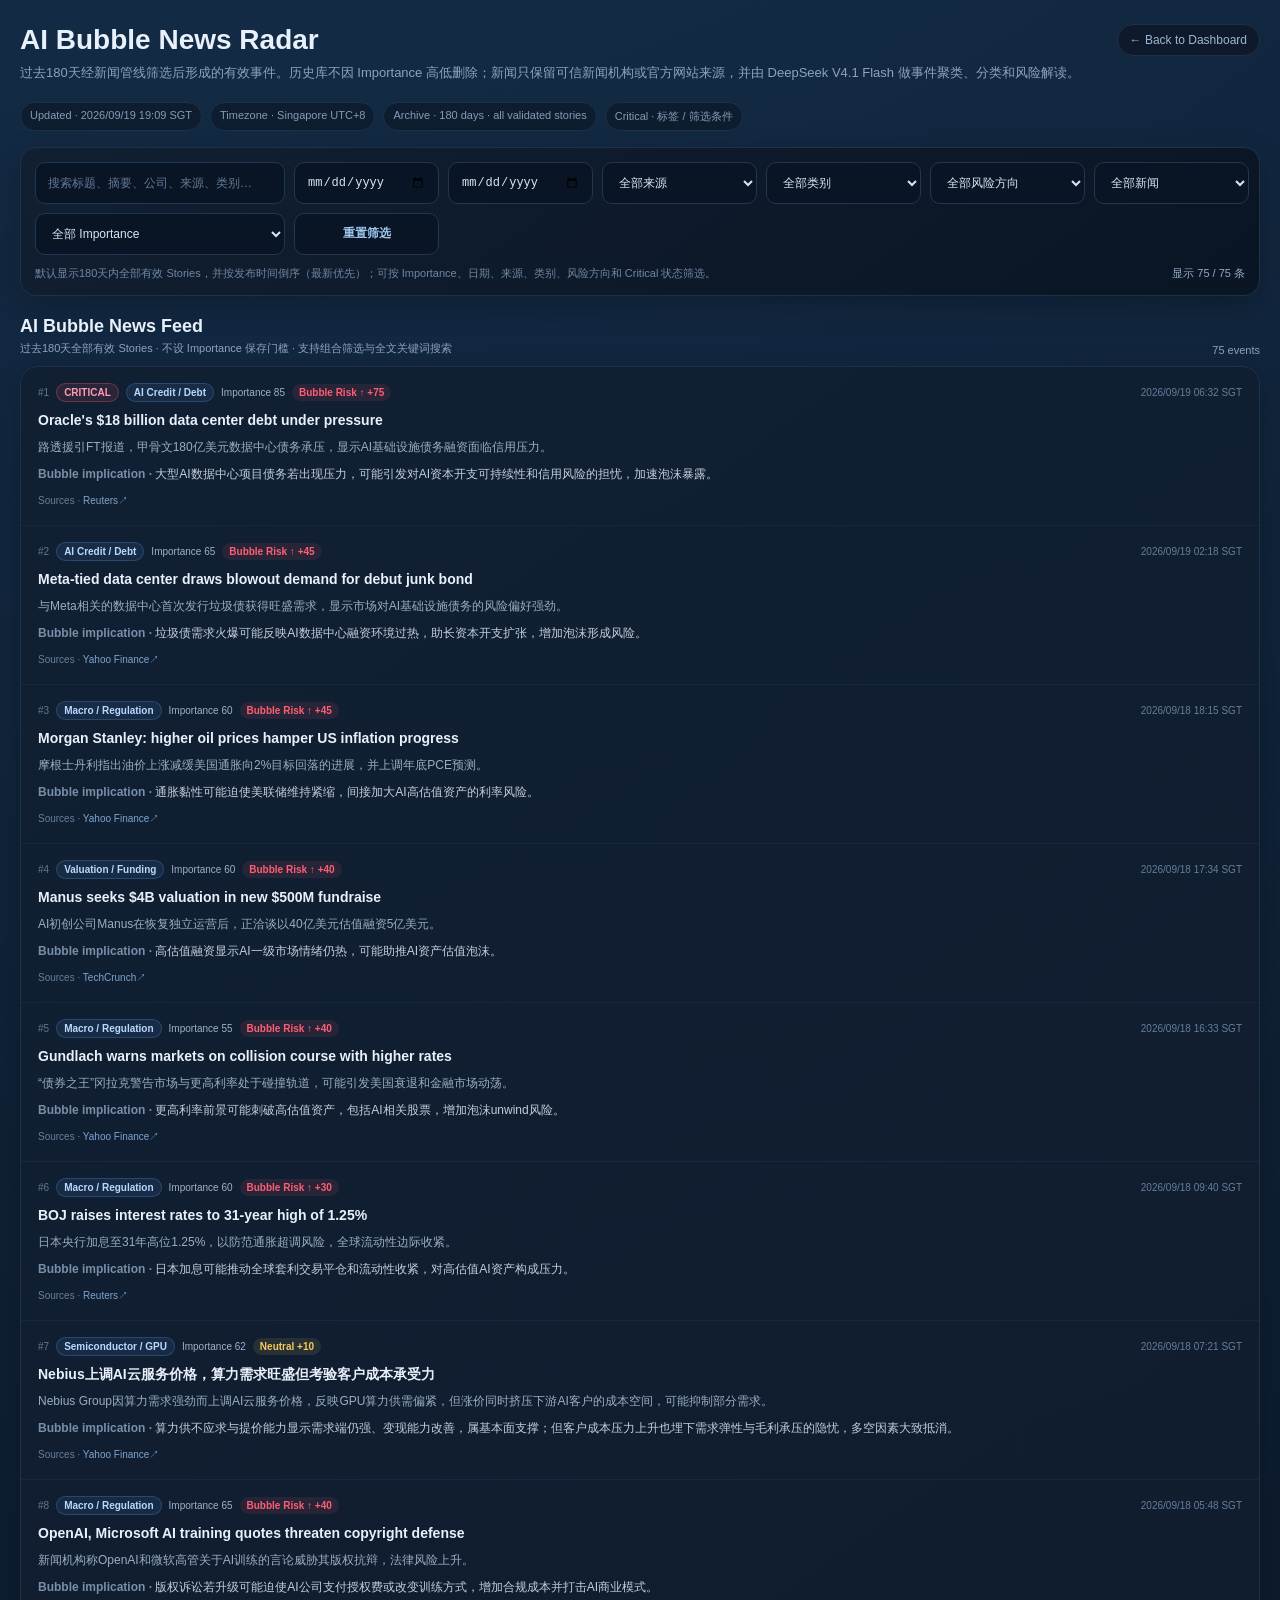
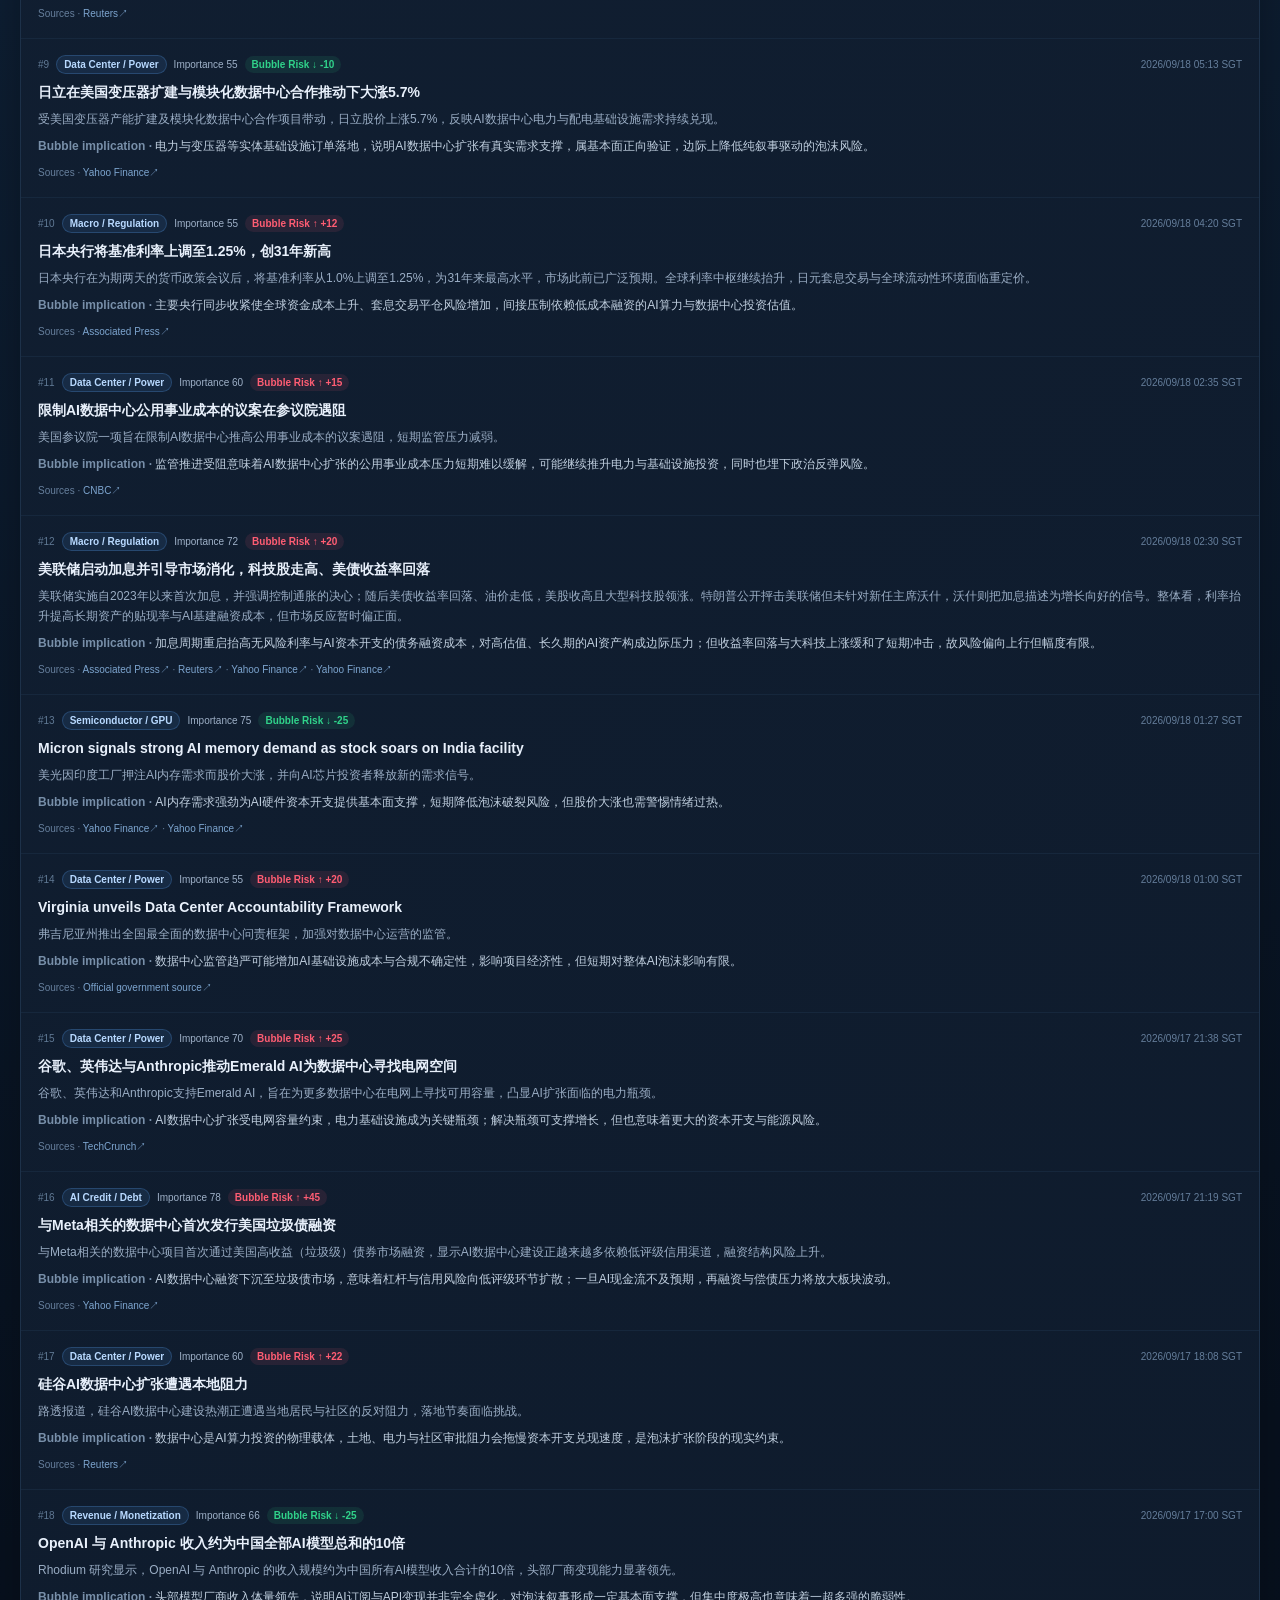
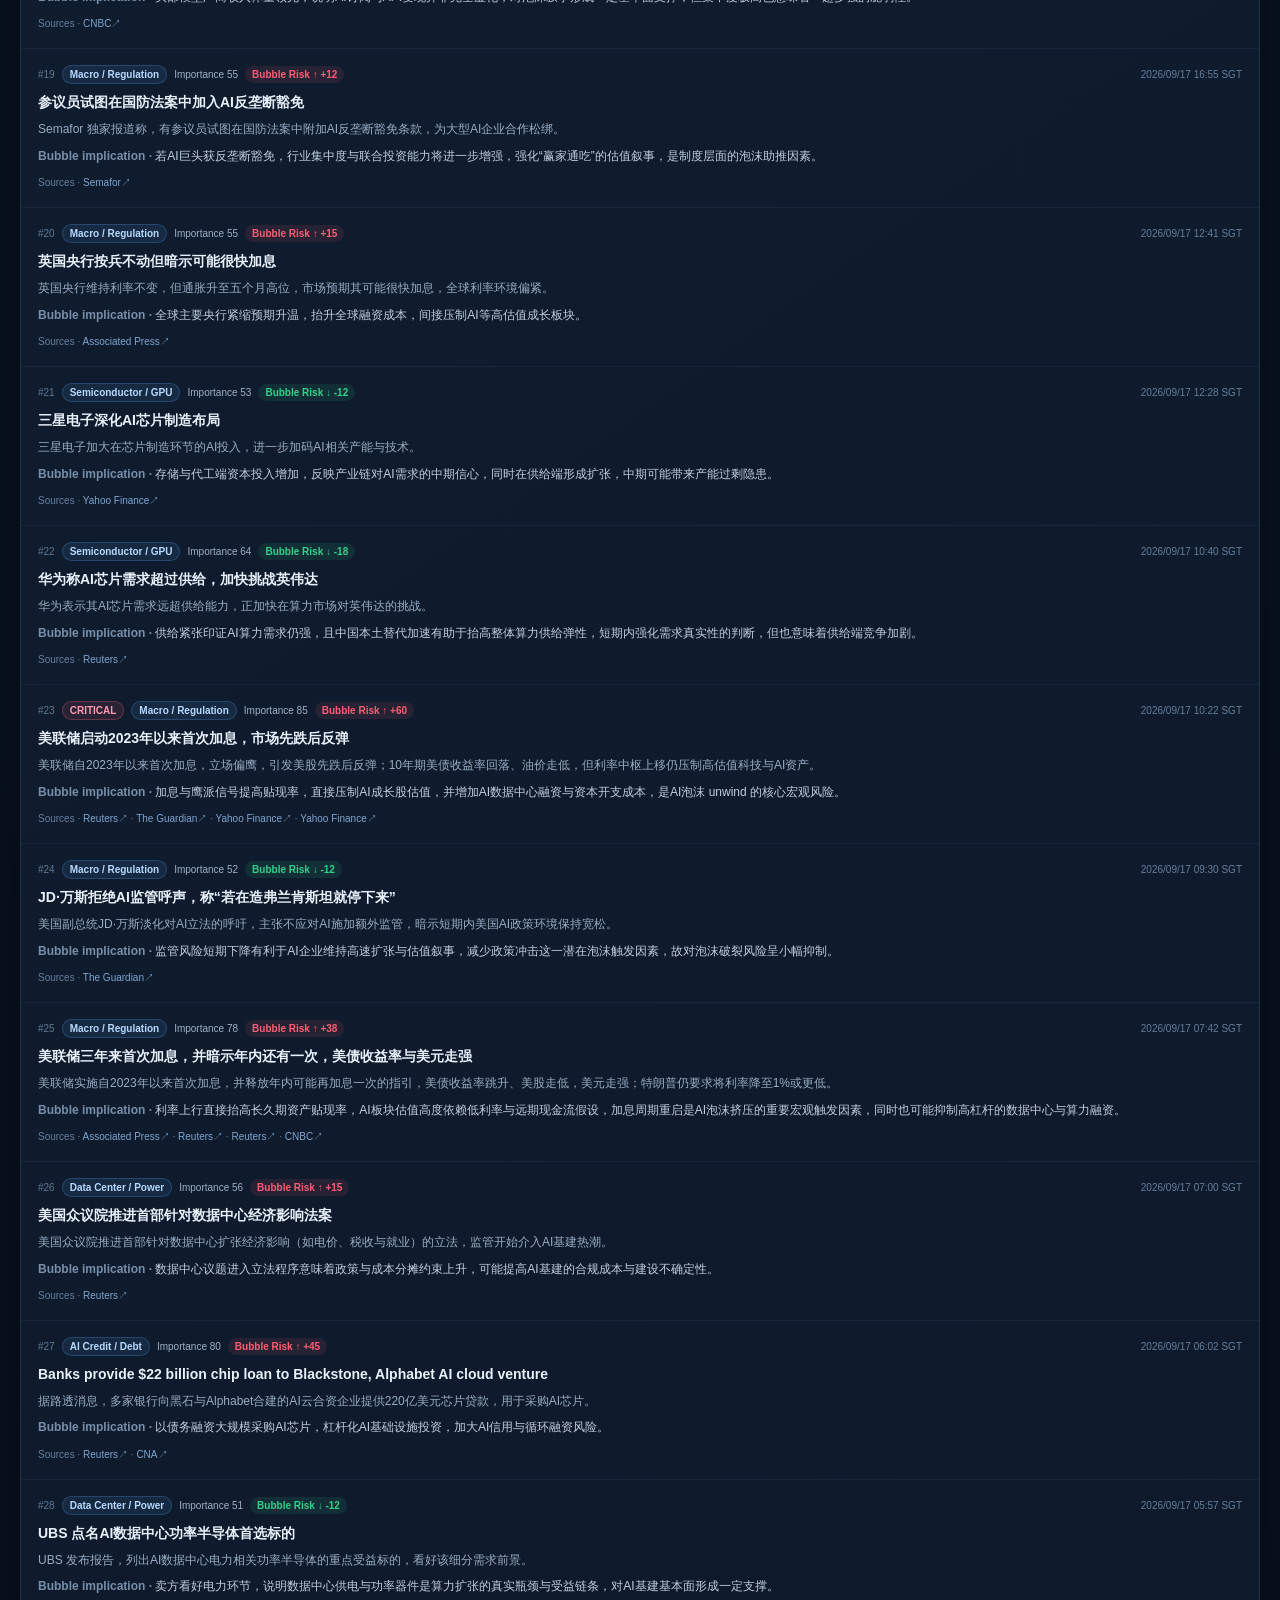
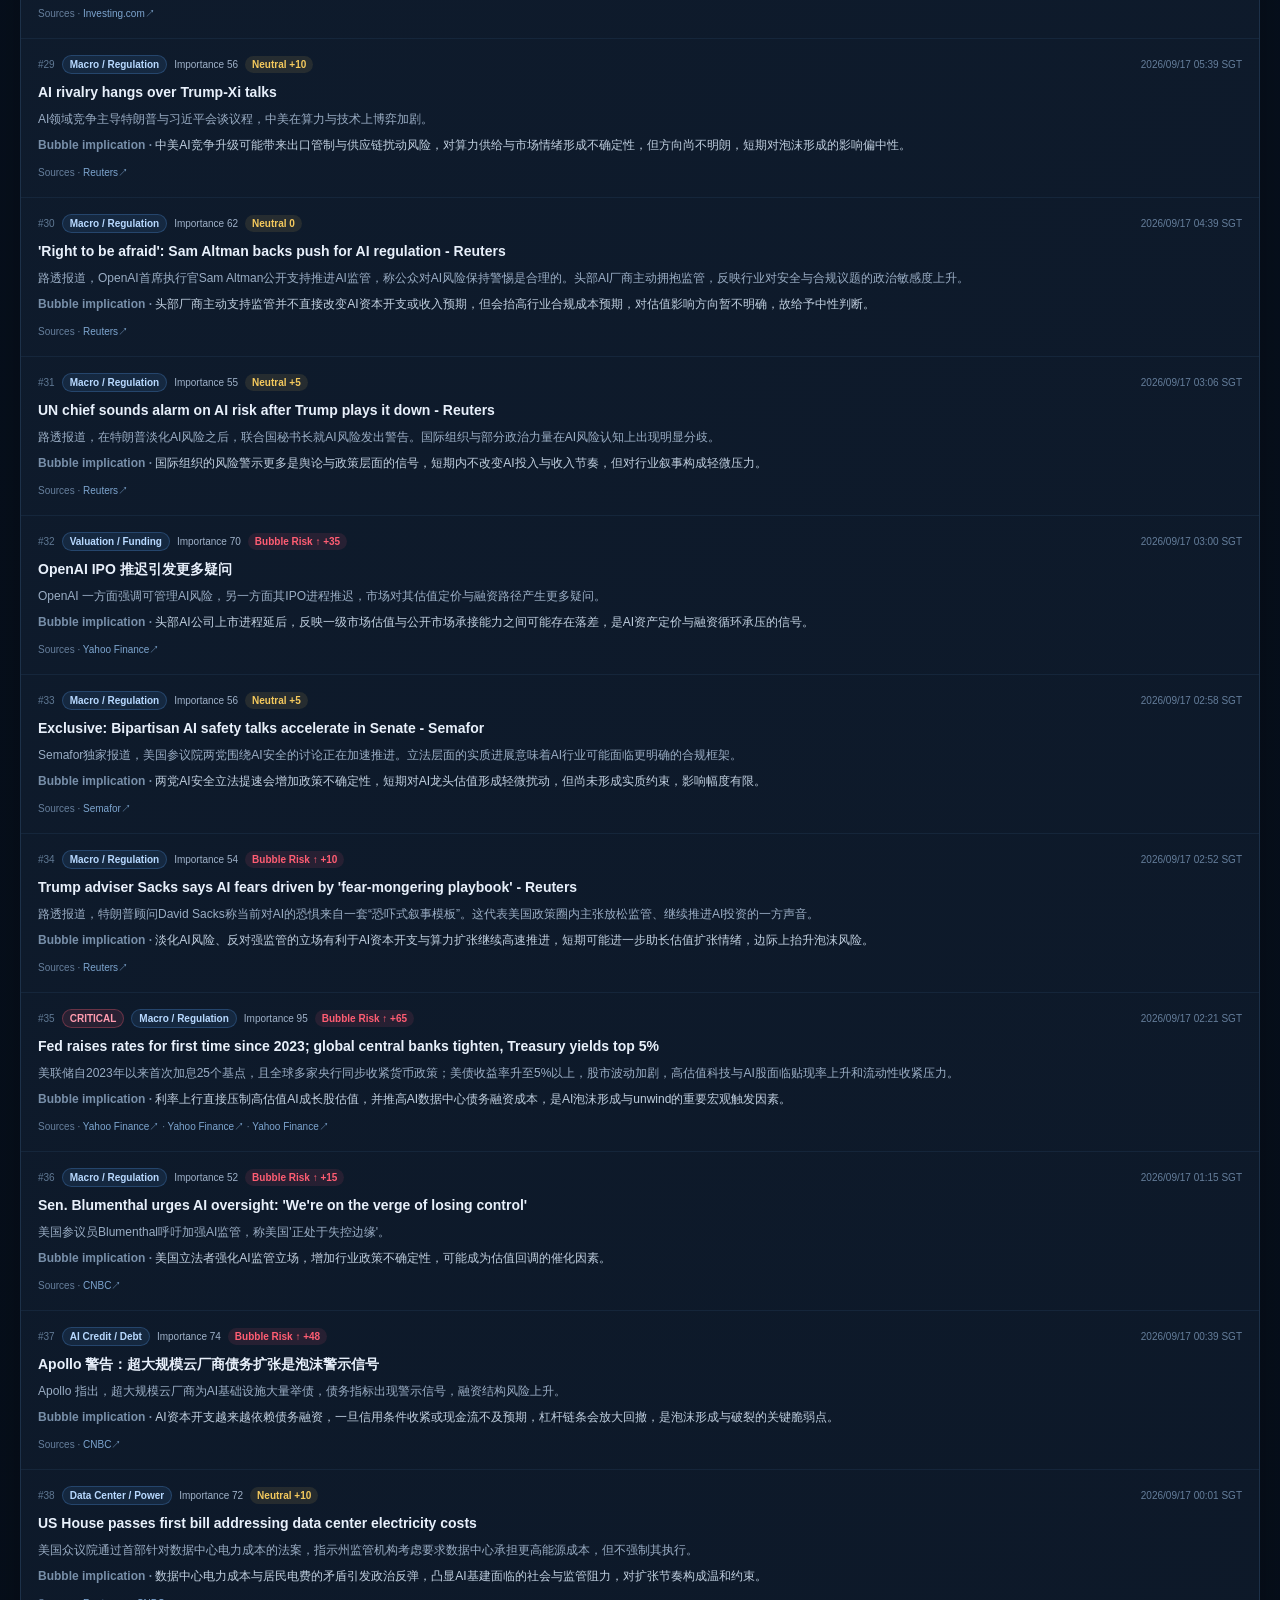
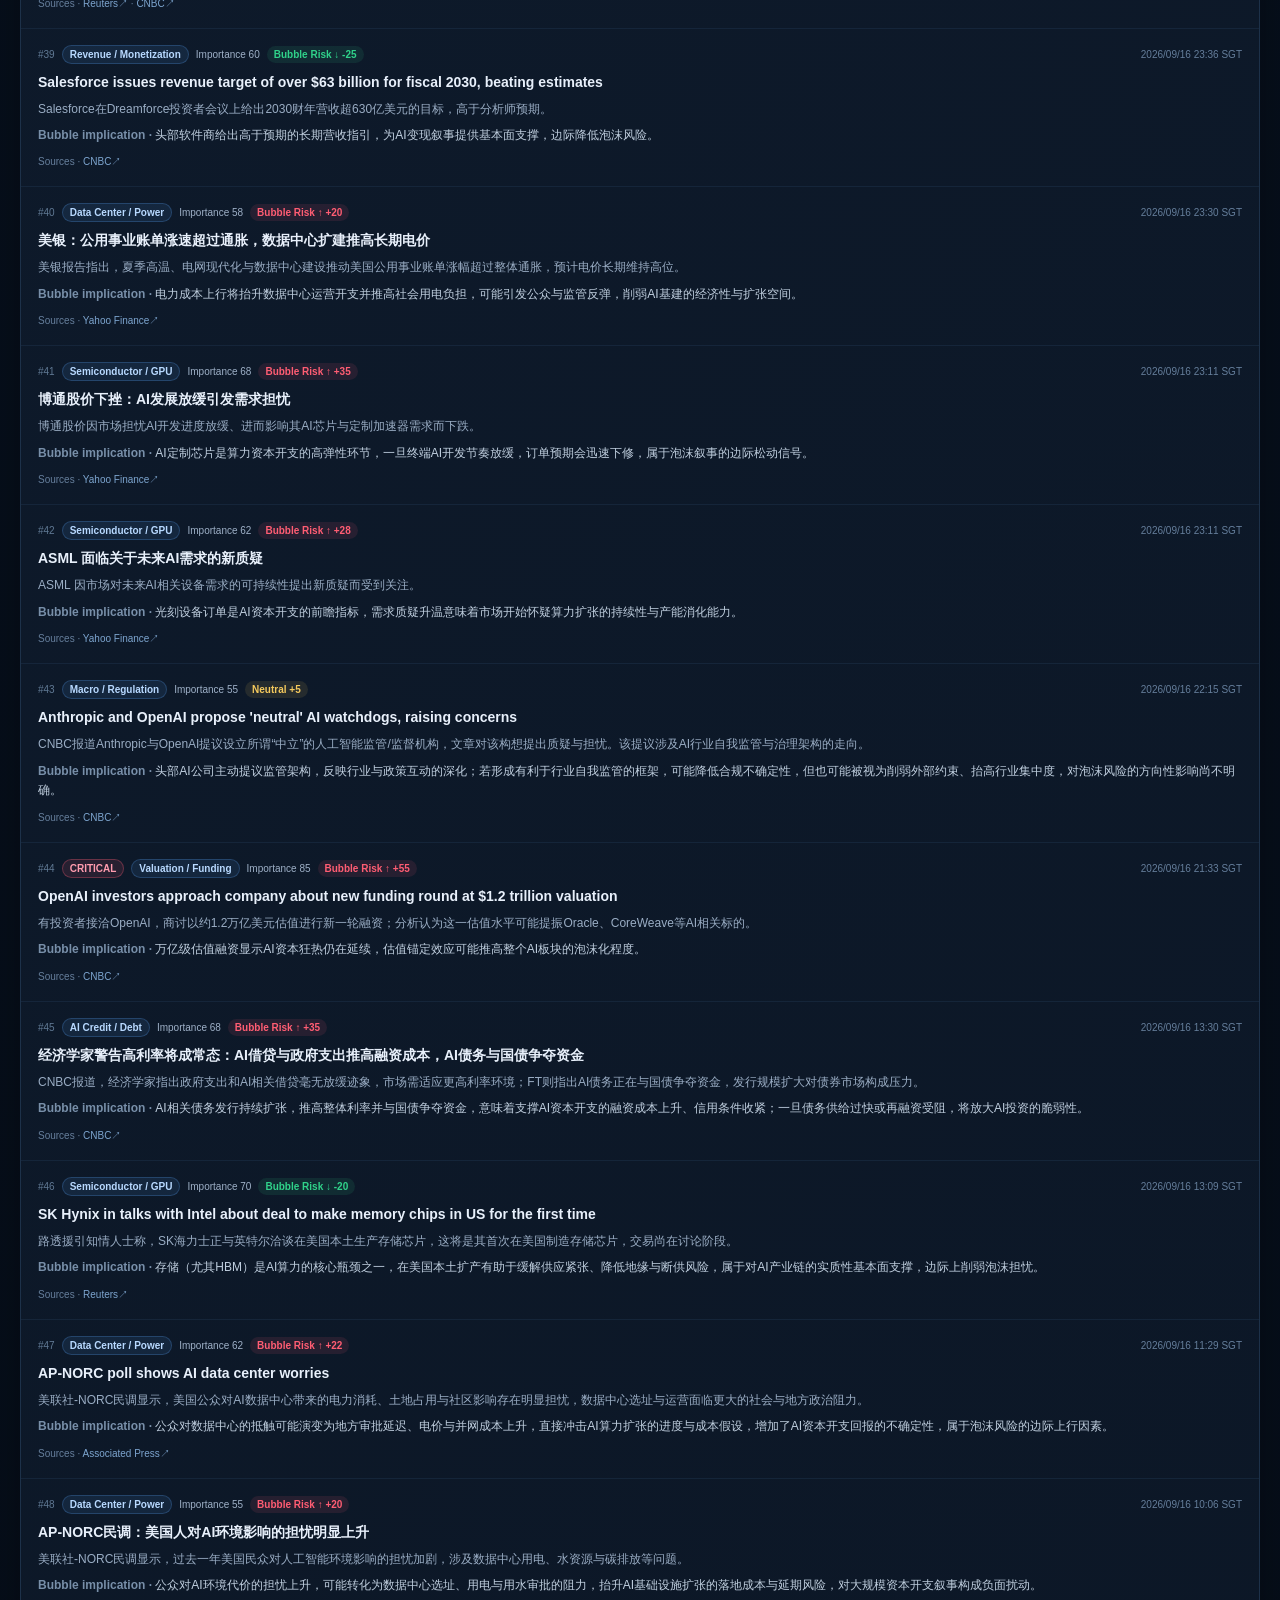
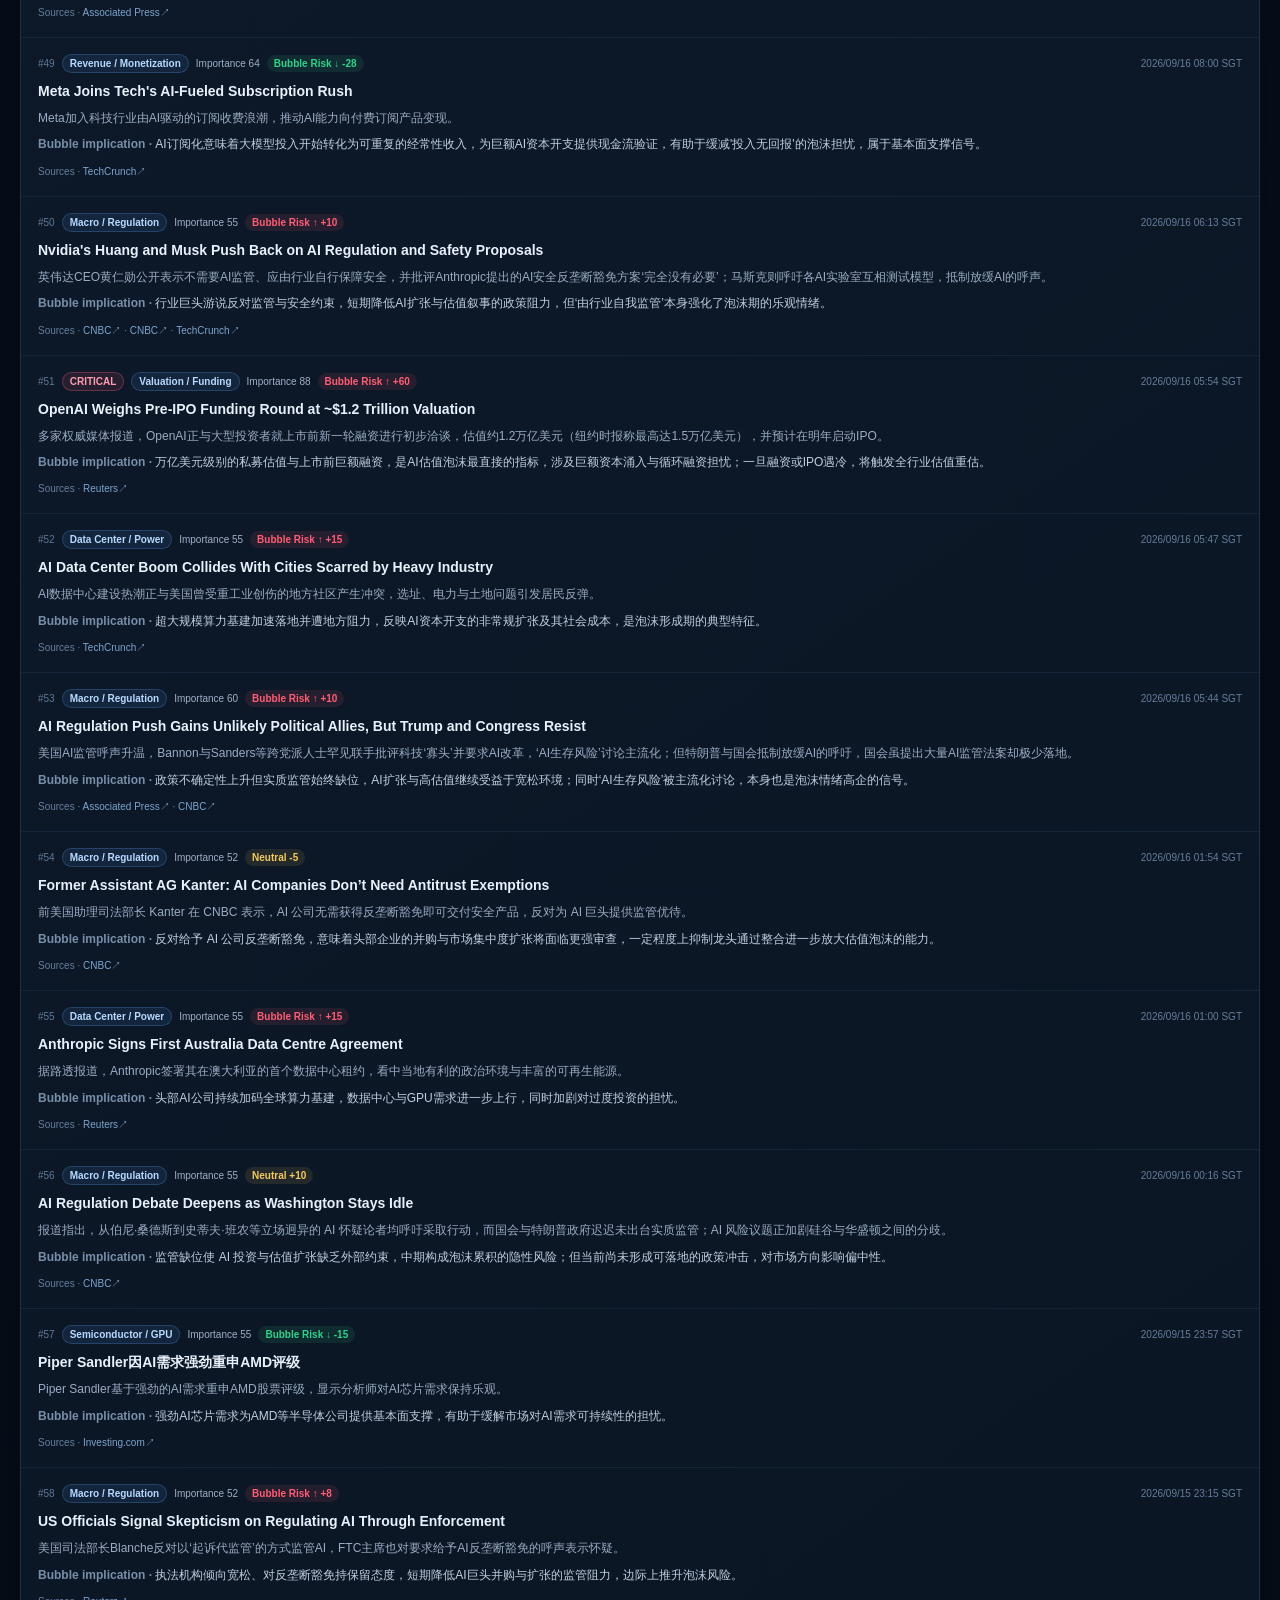
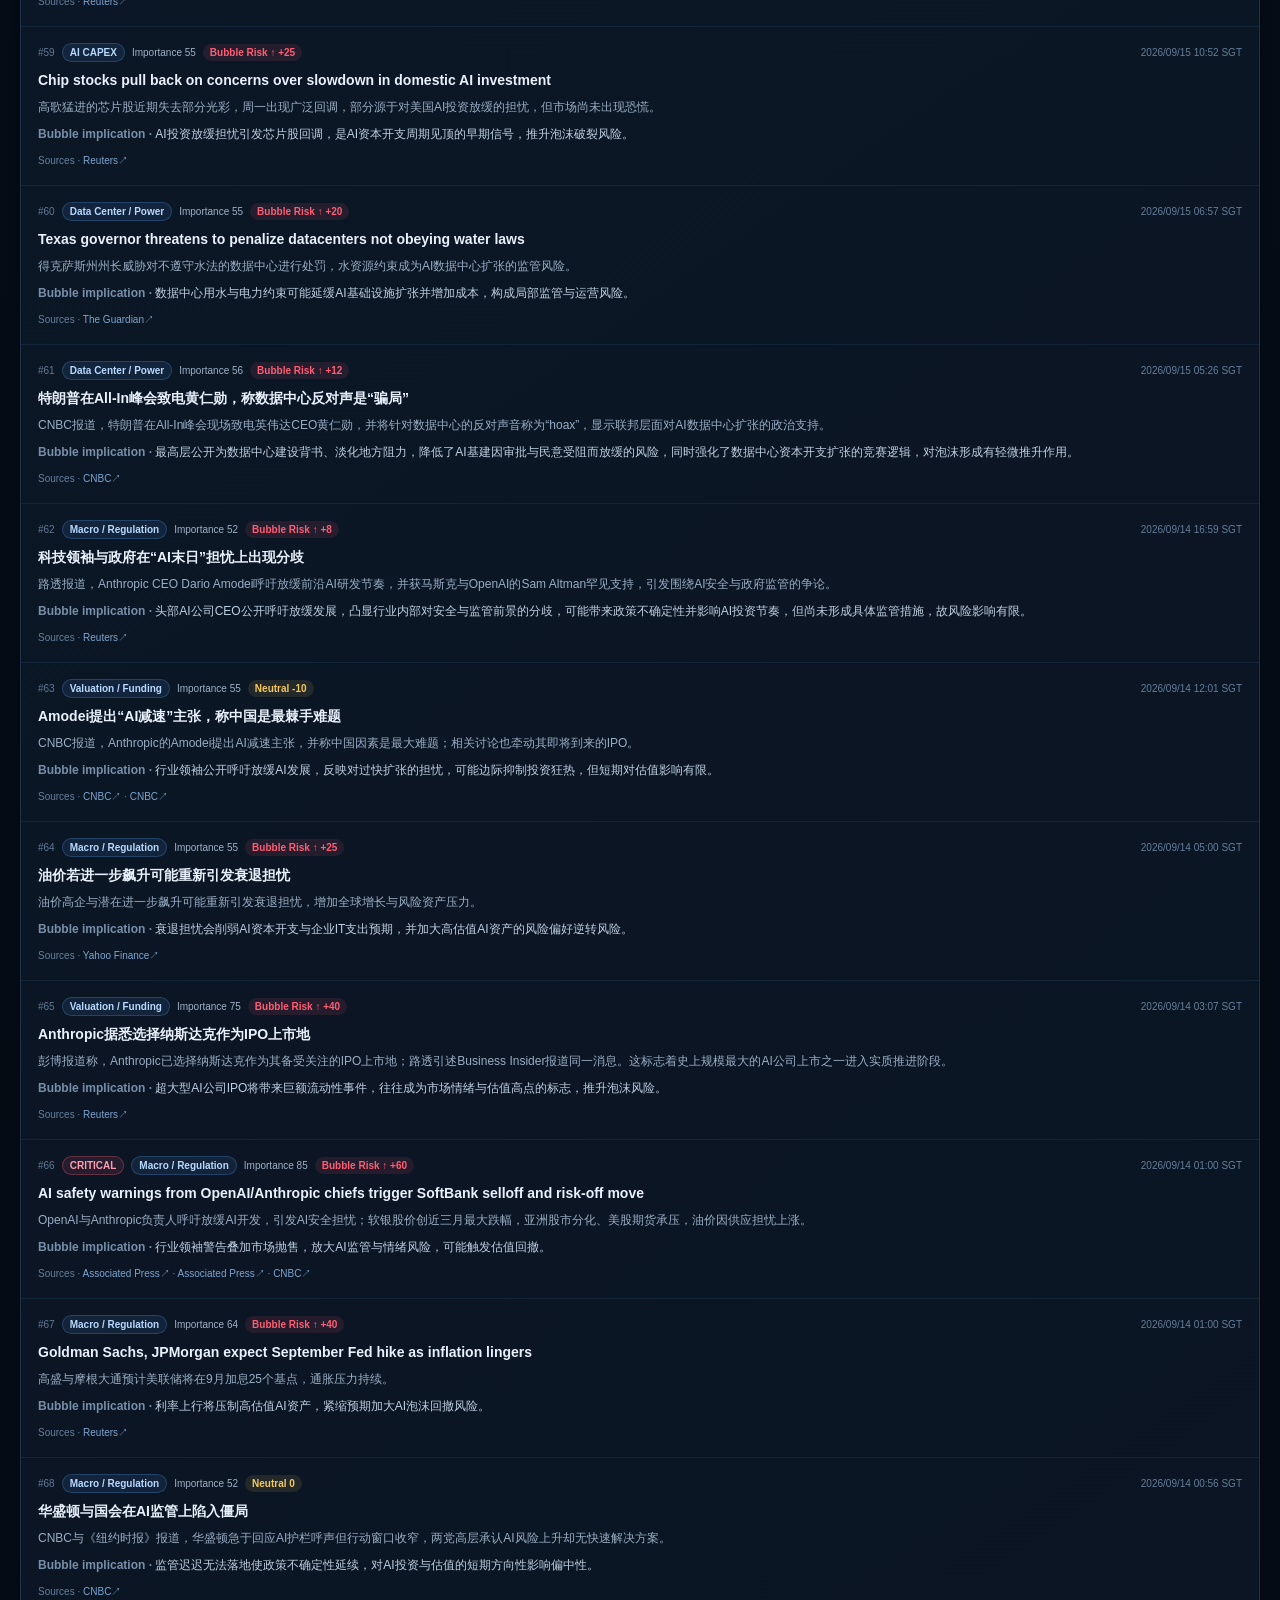
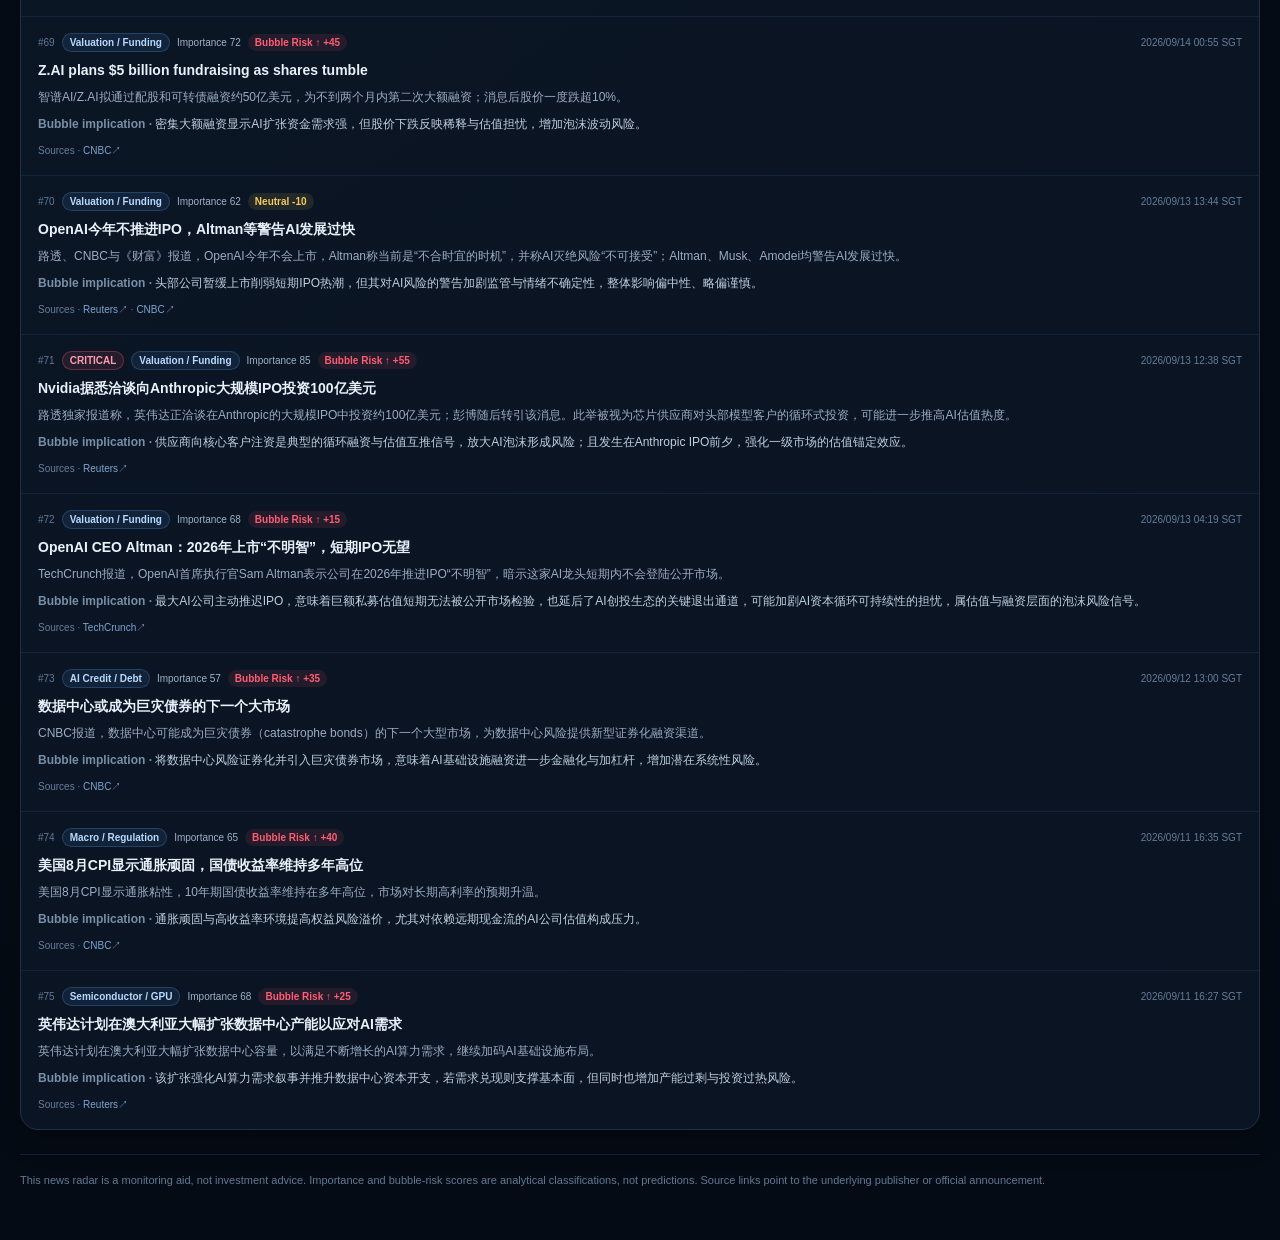
<file: news.html>
<!DOCTYPE html>
<html lang="zh-CN">
<head>
  <meta charset="UTF-8">
  <meta name="viewport" content="width=device-width,initial-scale=1">
  <meta name="theme-color" content="#08111f">
  <title>AI Bubble News Radar</title>
  <style>
    :root{--bg:#07101d;--panel:#0d1828;--panel2:#111f32;--line:#1d3149;--text:#e8f0fb;--muted:#8ea2bc;--green:#30d28a;--yellow:#f4c95d;--orange:#ff9f43;--red:#ff5d73;--blue:#5aa8ff;--shadow:0 10px 30px rgba(0,0,0,.22)}
    *{box-sizing:border-box}body{margin:0;background:radial-gradient(circle at 15% -10%,#183554 0,#07101d 32%,#050b14 100%);color:var(--text);font-family:-apple-system,BlinkMacSystemFont,"Segoe UI","PingFang SC","Microsoft YaHei",Arial,sans-serif;min-height:100vh}a{color:inherit;text-decoration:none}.wrap{max-width:1320px;margin:auto;padding:24px 20px 50px}.top{display:flex;justify-content:space-between;align-items:flex-start;gap:14px;margin-bottom:18px}h1{font-size:28px;margin:0}.sub{font-size:13px;color:var(--muted);margin-top:7px;line-height:1.6}.back{font-size:12px;border:1px solid var(--line);border-radius:999px;padding:8px 12px;color:#9fb5cf;background:rgba(13,24,40,.85)}.meta{display:flex;gap:8px;flex-wrap:wrap;margin-bottom:16px}.pill{font-size:11px;color:#859bb6;border:1px solid var(--line);border-radius:999px;padding:6px 9px;background:rgba(13,24,40,.75)}
    .search-panel{margin:14px 0 20px;padding:14px;background:linear-gradient(145deg,rgba(17,31,50,.95),rgba(10,20,34,.95));border:1px solid var(--line);border-radius:16px;box-shadow:var(--shadow)}
    .search-grid{display:grid;grid-template-columns:minmax(250px,1.7fr) repeat(2,minmax(145px,.8fr)) repeat(4,minmax(155px,1fr));gap:9px}
    .control{width:100%;height:42px;border:1px solid #213750;border-radius:10px;background:#091525;color:#d7e5f5;padding:0 12px;font-size:12px;outline:none}.control:focus{border-color:#4b7dad;box-shadow:0 0 0 2px rgba(90,168,255,.08)}.control::placeholder{color:#627995}.reset{cursor:pointer;font-weight:700;color:#9fc8ee}.reset:hover{border-color:#4b7dad;color:#e6f2ff}.filter-foot{display:flex;justify-content:space-between;gap:12px;align-items:center;margin-top:10px;color:#6f87a3;font-size:11px}.filter-hint{line-height:1.5}.result-count{white-space:nowrap;color:#91abc8}
    .section{margin-top:20px}.section-head{display:flex;align-items:flex-end;justify-content:space-between;gap:14px;margin-bottom:10px}.section-title{font-size:18px;font-weight:760}.section-note{font-size:11px;color:var(--muted);margin-top:4px}.list{background:linear-gradient(145deg,rgba(17,31,50,.97),rgba(10,20,34,.97));border:1px solid var(--line);border-radius:18px;box-shadow:var(--shadow);overflow:hidden}.item{padding:16px 17px;border-bottom:1px solid rgba(29,49,73,.54)}.item:last-child{border-bottom:0}.topline{display:flex;align-items:center;gap:7px;flex-wrap:wrap;margin-bottom:8px}.rank{font-size:10px;color:#607994}.critical{font-size:10px;font-weight:800;color:#ff9caf;background:rgba(255,93,115,.11);border:1px solid rgba(255,93,115,.30);border-radius:999px;padding:3px 7px}.cat{font-size:10px;font-weight:700;color:#b8d9ff;background:rgba(90,168,255,.1);border:1px solid rgba(90,168,255,.23);border-radius:999px;padding:3px 7px}.imp{font-size:10px;color:#9fb1c8}.risk{font-size:10px;font-weight:700;border-radius:999px;padding:3px 7px}.risk.up{color:var(--red);background:rgba(255,93,115,.1)}.risk.down{color:var(--green);background:rgba(48,210,138,.1)}.risk.neutral{color:var(--yellow);background:rgba(244,201,93,.1)}.time{margin-left:auto;font-size:10px;color:#657e9b}.headline{font-size:14px;font-weight:720;line-height:1.5}.headline:hover{color:#8fc7ff}.summary{font-size:12px;line-height:1.65;color:#9aadc4;margin-top:7px}.reason{font-size:12px;line-height:1.6;color:#c0cfdf;margin-top:7px}.reason b{color:#788fa9}.sources{font-size:10px;color:#667f9c;margin-top:9px;line-height:1.6}.sources a{color:#7da5cf}.sources a:hover{color:#c2e1ff}.empty{padding:28px 17px;color:#758ca7;font-size:12px;text-align:center}.footer{font-size:11px;color:#607994;line-height:1.7;margin-top:24px;padding-top:16px;border-top:1px solid rgba(29,49,73,.6)}
    @media(max-width:1120px){.search-grid{grid-template-columns:repeat(4,minmax(150px,1fr))}.search-grid .search-input{grid-column:span 2}}
    @media(max-width:720px){.wrap{padding:18px 12px 40px}.top{display:block}.back{display:inline-block;margin-top:12px}.search-grid{grid-template-columns:1fr 1fr}.search-grid .search-input{grid-column:1/-1}.filter-foot{align-items:flex-start;flex-direction:column}.time{margin-left:0;width:100%}.item{padding-left:14px;padding-right:14px}}
    @media(max-width:480px){.search-grid{grid-template-columns:1fr}.search-grid .search-input{grid-column:auto}}
  </style>
</head>
<body>
<div class="wrap">
  <div class="top"><div><h1>AI Bubble News Radar</h1><div class="sub">过去180天经新闻管线筛选后形成的有效事件。历史库不因 Importance 高低删除；新闻只保留可信新闻机构或官方网站来源，并由 DeepSeek V4.1 Flash 做事件聚类、分类和风险解读。</div></div><a class="back" href="index.html">← Back to Dashboard</a></div>
  <div class="meta"><span class="pill" id="updated">Updated · —</span><span class="pill">Timezone · Singapore UTC+8</span><span class="pill">Archive · 180 days · all validated stories</span><span class="pill">Critical · 标签 / 筛选条件</span></div>

  <div class="search-panel">
    <div class="search-grid">
      <input class="control search-input" id="q" type="search" placeholder="搜索标题、摘要、公司、来源、类别…">
      <input class="control" id="fromDate" type="date" aria-label="开始日期">
      <input class="control" id="toDate" type="date" aria-label="结束日期">
      <select class="control" id="sourceFilter"><option value="ALL">全部来源</option></select>
      <select class="control" id="categoryFilter"><option value="ALL">全部类别</option></select>
      <select class="control" id="directionFilter"><option value="ALL">全部风险方向</option><option value="risk_up">Bubble Risk ↑</option><option value="risk_down">Bubble Risk ↓</option><option value="neutral">Neutral</option></select>
      <select class="control" id="criticalFilter"><option value="ALL">全部新闻</option><option value="CRITICAL">仅 Critical</option><option value="NONCRITICAL">非 Critical</option></select>
      <select class="control" id="importanceFilter"><option value="ALL">全部 Importance</option><option value="50">Importance ≥ 50</option><option value="60">Importance ≥ 60</option><option value="70">Importance ≥ 70</option><option value="80">Importance ≥ 80</option></select>
      <button class="control reset" id="resetFilters" type="button">重置筛选</button>
    </div>
    <div class="filter-foot"><div class="filter-hint">默认显示180天内全部有效 Stories，并按发布时间倒序（最新优先）；可按 Importance、日期、来源、类别、风险方向和 Critical 状态筛选。</div><div class="result-count" id="resultCount">—</div></div>
  </div>

  <section class="section" id="news-all"><div class="section-head"><div><div class="section-title">AI Bubble News Feed</div><div class="section-note">过去180天全部有效 Stories · 不设 Importance 保存门槛 · 支持组合筛选与全文关键词搜索</div></div><div class="section-note" id="feedCount">—</div></div><div class="list" id="newsList"><div class="empty">Loading…</div></div></section>
  <div class="footer">This news radar is a monitoring aid, not investment advice. Importance and bubble-risk scores are analytical classifications, not predictions. Source links point to the underlying publisher or official announcement.</div>
</div>
<script>
const CATS=['AI Revenue / Monetization','AI CAPEX','AI Valuation / Funding','Semiconductor / GPU Demand','Data Center / Power','AI Credit / Debt','Layoffs / Project Cancellation','Macro / Regulation'];
const SHORT={'AI Revenue / Monetization':'Revenue / Monetization','AI CAPEX':'AI CAPEX','AI Valuation / Funding':'Valuation / Funding','Semiconductor / GPU Demand':'Semiconductor / GPU','Data Center / Power':'Data Center / Power','AI Credit / Debt':'AI Credit / Debt','Layoffs / Project Cancellation':'Layoffs / Cancellation','Macro / Regulation':'Macro / Regulation'};
let data=null;
const esc=v=>String(v??'').replace(/[&<>"']/g,c=>({'&':'&amp;','<':'&lt;','>':'&gt;','"':'&quot;',"'":'&#039;'}[c]));
function safeUrl(url){try{const u=new URL(url,location.href);return /^https?:$/.test(u.protocol)?u.href:'#'}catch(_){return'#'}}
function fmt(s){const d=new Date(s);if(Number.isNaN(d.getTime()))return String(s||'—');return new Intl.DateTimeFormat('zh-CN',{timeZone:'Asia/Singapore',year:'numeric',month:'2-digit',day:'2-digit',hour:'2-digit',minute:'2-digit',hour12:false}).format(d)+' SGT'}
function dm(s){const n=Number(s.bubble_risk_score||0);if(s.bubble_direction==='risk_up'||n>15)return{c:'up',key:'risk_up',t:`Bubble Risk ↑ ${n>0?'+':''}${n}`};if(s.bubble_direction==='risk_down'||n<-15)return{c:'down',key:'risk_down',t:`Bubble Risk ↓ ${n}`};return{c:'neutral',key:'neutral',t:`Neutral ${n>0?'+':''}${n}`}}
function card(s,i){const d=dm(s),src=s.sources||[],p=src[0]||{},links=src.slice(0,4).map(x=>`<a href="${esc(safeUrl(x.url))}" target="_blank" rel="noopener noreferrer">${esc(x.name||x.domain||'Source')}↗</a>`).join(' · ');return `<article class="item"><div class="topline"><span class="rank">#${i}</span>${s.critical?'<span class="critical">CRITICAL</span>':''}<span class="cat">${esc(SHORT[s.category]||s.category)}</span><span class="imp">Importance ${Number(s.importance_score||0)}</span><span class="risk ${d.c}">${esc(d.t)}</span><span class="time">${esc(fmt(s.published_at))}</span></div><a class="headline" href="${esc(safeUrl(p.url||'#'))}" target="_blank" rel="noopener noreferrer">${esc(s.headline)}</a>${s.summary_zh?`<div class="summary">${esc(s.summary_zh)}</div>`:''}${s.reason_zh?`<div class="reason"><b>Bubble implication · </b>${esc(s.reason_zh)}</div>`:''}${links?`<div class="sources">Sources · ${links}</div>`:''}</article>`}
function sourceKey(x){return String(x?.domain||x?.name||'').trim()}
function storyText(s){const src=(s.sources||[]).flatMap(x=>[x.name,x.domain]).filter(Boolean).join(' ');return [s.headline,s.summary_zh,s.reason_zh,s.category,src].filter(Boolean).join(' ').toLowerCase()}
function parseStart(v){return v?new Date(`${v}T00:00:00+08:00`).getTime():null}
function parseEnd(v){return v?new Date(`${v}T23:59:59.999+08:00`).getTime():null}
function currentFilters(){return{q:document.getElementById('q').value.trim().toLowerCase(),from:parseStart(document.getElementById('fromDate').value),to:parseEnd(document.getElementById('toDate').value),source:document.getElementById('sourceFilter').value,category:document.getElementById('categoryFilter').value,direction:document.getElementById('directionFilter').value,critical:document.getElementById('criticalFilter').value,importance:document.getElementById('importanceFilter').value}}
function render(){const all=(Array.isArray(data?.stories)?data.stories:[]);const f=currentFilters();const sort=(a,b)=>{const bt=new Date(b.published_at||0).getTime(),at=new Date(a.published_at||0).getTime();const timeDiff=(Number.isFinite(bt)?bt:0)-(Number.isFinite(at)?at:0);return timeDiff||(Number(b.importance_score||0)-Number(a.importance_score||0));};const xs=all.filter(s=>{const t=new Date(s.published_at||0).getTime();if(f.q&&!storyText(s).includes(f.q))return false;if(f.from&&(!Number.isFinite(t)||t<f.from))return false;if(f.to&&(!Number.isFinite(t)||t>f.to))return false;if(f.category!=='ALL'&&s.category!==f.category)return false;if(f.source!=='ALL'&&!(s.sources||[]).some(x=>sourceKey(x)===f.source))return false;if(f.direction!=='ALL'&&dm(s).key!==f.direction)return false;if(f.critical==='CRITICAL'&&!s.critical)return false;if(f.critical==='NONCRITICAL'&&s.critical)return false;if(f.importance!=='ALL'&&Number(s.importance_score||0)<Number(f.importance))return false;return true}).sort(sort);document.getElementById('feedCount').textContent=`${xs.length} events`;document.getElementById('resultCount').textContent=`显示 ${xs.length} / ${all.length} 条`;document.getElementById('newsList').innerHTML=xs.length?xs.map((x,i)=>card(x,i+1)).join(''):'<div class="empty">当前筛选条件下没有符合的新闻。</div>'}
function populateFilters(){const cat=document.getElementById('categoryFilter');CATS.forEach(c=>{const o=document.createElement('option');o.value=c;o.textContent=SHORT[c]||c;cat.appendChild(o)});const srcSet=new Set();(data?.stories||[]).forEach(s=>(s.sources||[]).forEach(x=>{const k=sourceKey(x);if(k)srcSet.add(k)}));const src=document.getElementById('sourceFilter');[...srcSet].sort((a,b)=>a.localeCompare(b)).forEach(v=>{const o=document.createElement('option');o.value=v;o.textContent=v;src.appendChild(o)})}
function bind(){['q','fromDate','toDate','sourceFilter','categoryFilter','directionFilter','criticalFilter','importanceFilter'].forEach(id=>document.getElementById(id).addEventListener(id==='q'?'input':'change',render));document.getElementById('resetFilters').addEventListener('click',()=>{document.getElementById('q').value='';document.getElementById('fromDate').value='';document.getElementById('toDate').value='';document.getElementById('sourceFilter').value='ALL';document.getElementById('categoryFilter').value='ALL';document.getElementById('directionFilter').value='ALL';document.getElementById('criticalFilter').value='ALL';document.getElementById('importanceFilter').value='ALL';render()})}
async function load(){try{let r=await fetch('data/ai_bubble/news/archive_180d.json?v='+Date.now(),{cache:'no-store'});if(!r.ok){console.warn('180-day archive unavailable; falling back to latest.json');r=await fetch('data/ai_bubble/news/latest.json?v='+Date.now(),{cache:'no-store'})}if(!r.ok)throw new Error('HTTP '+r.status);data=await r.json();document.getElementById('updated').textContent='Updated · '+fmt(data.generated_at_sgt);populateFilters();const view=new URLSearchParams(location.search).get('view');if(view==='critical')document.getElementById('criticalFilter').value='CRITICAL';render()}catch(e){console.error(e);document.getElementById('newsList').innerHTML='<div class="empty">News archive is not available yet. Run the news workflow once to populate it.</div>'}}
bind();load();
</script>
</body>
</html>
</file>
